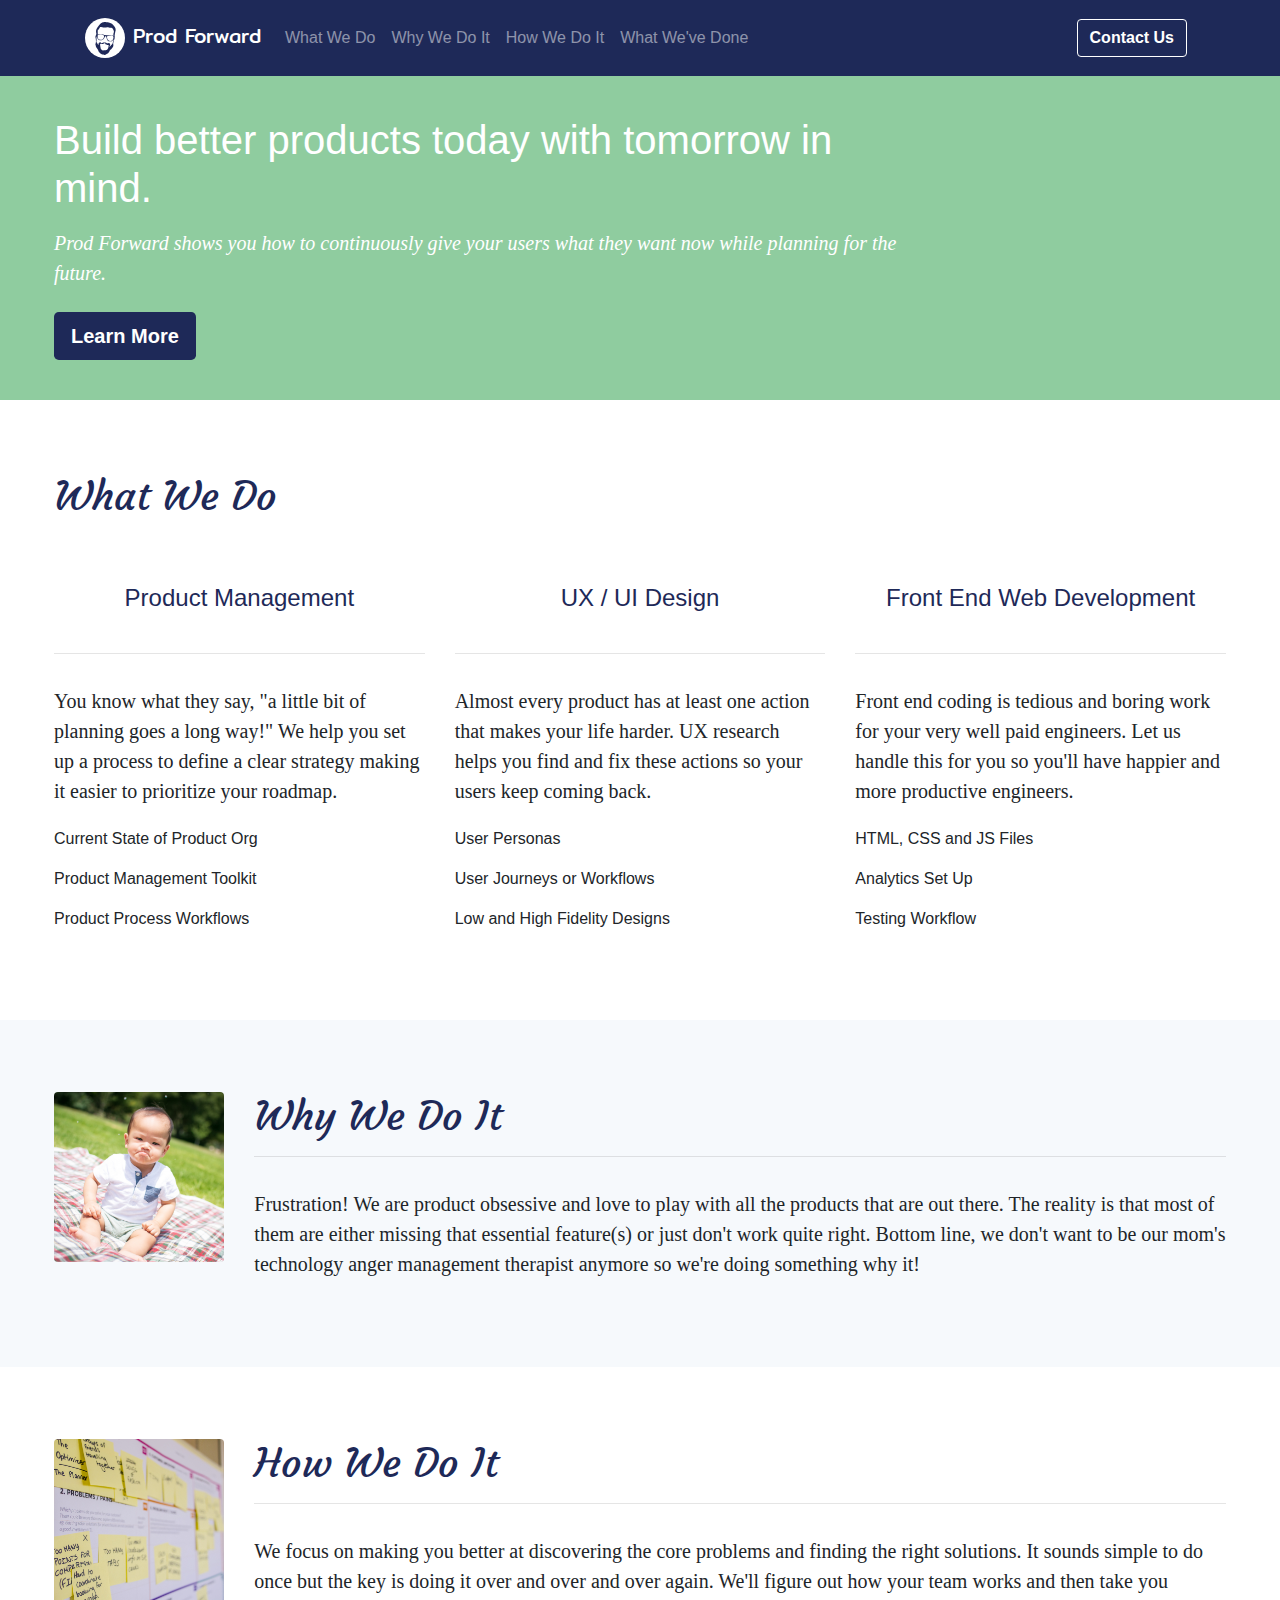
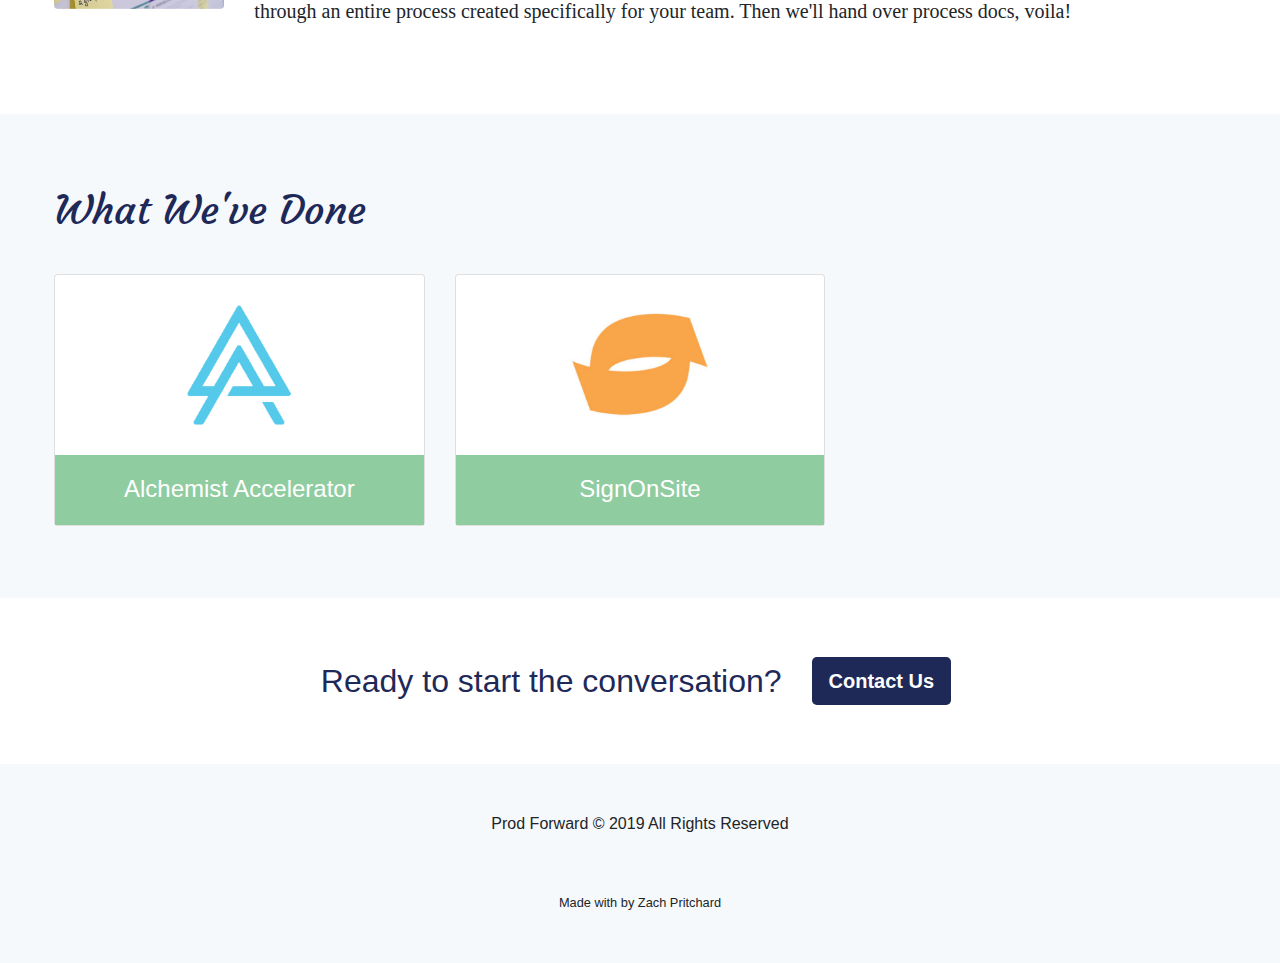
<file: index.html>
<!DOCTYPE html>
<html lang="en">
<head>
    <!-- Required meta tags -->
    <meta charset="UTF-8">
    <meta name="viewport" content="width=device-width, initial-scale=1.0, shrink-to-fit=no">
    <meta http-equiv="X-UA-Compatible" content="ie=edge">
    
    <!-- Stylesheets -->
    <link rel="stylesheet" href="https://stackpath.bootstrapcdn.com/bootstrap/4.3.1/css/bootstrap.min.css" integrity="sha384-ggOyR0iXCbMQv3Xipma34MD+dH/1fQ784/j6cY/iJTQUOhcWr7x9JvoRxT2MZw1T" crossorigin="anonymous">
    <link rel="stylesheet" href="https://use.fontawesome.com/releases/v5.8.1/css/all.css" integrity="sha384-50oBUHEmvpQ+1lW4y57PTFmhCaXp0ML5d60M1M7uH2+nqUivzIebhndOJK28anvf" crossorigin="anonymous">
    <link href="https://fonts.googleapis.com/css?family=Mitr|Courgette&display=swap" rel="stylesheet">
    <link rel="stylesheet" href="main.css">

    <!-- Favicon -->
    <link rel="shortcut icon" href="assets/favicon.ico" type="image/x-icon">
    <link rel="icon" href="assets/favicon.ico" type="image/x-icon">

    <!-- Primary Meta Tags -->
    <title>Prod Forward - Build better products today with tomorrow in mind.</title>
    <meta name="title" content="Prod Forward - Build better products today with tomorrow in mind.">
    <meta name="description" content="Prod Forward helps companies level up their products by showing them how to continuously give their users what they want now while planning for the future.">
    <meta name="keywords" content="Product, Product Management, Product Strategy, Product Planning, User Experience, UX, Web Design, Front End, Front End Web Development, Front End Coding">

    <!-- Open Graph / Facebook -->
    <meta property="og:type" content="website">
    <meta property="og:url" content="https://prodforward.com">
    <meta property="og:title" content="Prod Forward - Build better products today with tomorrow in mind.">
    <meta property="og:description" content="Prod Forward helps companies level up their products by showing them how to continuously give their users what they want now while planning for the future.">
    <meta property="og:image" content="assets/illustration_logo-circle.png">

    <!-- Twitter -->
    <meta property="twitter:card" content="summary_large_image">
    <meta property="twitter:url" content="https://prodforward.com">
    <meta property="twitter:title" content="Prod Forward - Build better products today with tomorrow in mind.">
    <meta property="twitter:description" content="Prod Forward helps companies level up their products by showing them how to continuously give their users what they want now while planning for the future.">
    <meta property="twitter:image" content="assets/illustration_logo-circle.png">

    <!-- Global site tag (gtag.js) - Google Analytics -->
    <script async src="https://www.googletagmanager.com/gtag/js?id=UA-145751495-1"></script>
    <script>
    window.dataLayer = window.dataLayer || [];
    function gtag(){dataLayer.push(arguments);}
    gtag('js', new Date());

    gtag('config', 'UA-145751495-1');
    </script>

</head>

<body data-spy="scroll" data-target="#navbar" data-offset="75" class="position-relative">

<!-- Nav Bar -->
<header class="fixed-top page-header">
    <div class="container">
        <nav id="navbar" class="navbar navbar-expand-lg navbar-dark">
            <a href="#home" class="navbar-brand brand-font"><img class='logo-image' src="assets/illustration_logo-circle.svg"> Prod Forward</a>
            <button class="navbar-toggler collapsed" type="button" data-toggle="collapse" data-target="#navbarNav" aria-controls="navbarNav" aria-expanded="false" aria-label="Toggle navigation">
                <span class="icon-bar top-bar"></span>
                <span class="icon-bar middle-bar"></span>
                <span class="icon-bar bottom-bar"></span>
            </button>
            <div class="collapse navbar-collapse justify-content-lg-between" id="navbarNav">
                <ul class="navbar-nav">
                    <li class="nav-item">
                        <a class="nav-link" href="#what">What We Do</a>
                    </li>
                    <li class="nav-item">
                        <a class="nav-link" href="#why">Why We Do It</a>
                    </li>
                    <li class="nav-item">
                        <a class="nav-link" href="#how">How We Do It</a>
                    </li>
                    <li class="nav-item">
                            <a class="nav-link" href="#done">What We've Done</a>
                        </li>
                </ul>
                <div class="align-middle">
                    <a class="btn btn-outline-primary text-darkblue mr-2 font-weight-bold" href="mailto:hello@prodforward.com" target="_blank" role="button">Contact Us</a>
                </div>
            </div>
        </nav>
    </div>
</header>

<main>

<!-- HERO -->

<section id="home" class="d-flex align-items-center position-relative cover hero">
    <div class="container-fluid container-fluid-max">
        <div class="row section-m section-p">
            <div class="col-12 col-lg-9">
                <h1 class="text-white">Build better products today with tomorrow in mind.</h1>
                <i class="text-white d-none d-sm-none d-md-block py-2">Prod Forward shows you how to continuously give your users what they want now while planning for the future.</i>
                <div class="mt-3">
                    <a class="btn btn-lg btn-darkblue mr-2 font-weight-bold" href="#what" role="button">Learn More</a>
                </div>
            </div>
        </div>
    </div>
</section>

<!-- What We Do -->
<section id="what" class="what">
    <div class="container-fluid container-fluid-max">
        <div class="row section-m section-p">
            <div class="col-12 pb-4">
                <h2 class="text-darkblue header-text">What We Do</h2>
            </div>
            <div class="col-12 col-lg-4">
                <div class="d-flex justify-content-center">
                    <span class="fa-stack fa-2x service-icon">
                        <i class="fas fa-circle fa-stack-2x text-darkblue"></i>
                        <i class="fas fa-project-diagram fa-stack-1x text-white"></i>
                    </span>
                </div>
                <div class="d-flex justify-content-center">
                    <h3 class="mt-3 text-darkblue h4">Product Management</h3>
                </div>
                <hr>
                <p>You know what they say, "a little bit of planning goes a long way!" We help you set up a process to define a clear strategy making it easier to prioritize your roadmap.</p>
                    
                <ul class="list-unstyled fa-ul">
                    <li class="pb-10"><span class="fa-li"><i class="fas fa-check icon-green"></i></span>Current State of Product Org</li>
                    <li class="pb-10"><span class="fa-li"><i class="fas fa-check icon-green"></i></span>Product Management Toolkit</li>
                    <li><span class="fa-li"><i class="fas fa-check icon-green"></i></span>Product Process Workflows</li>
                </ul>
            </div>
            <div class="col-12 col-lg-4 s-m-p">
                <div class="d-flex justify-content-center">
                    <span class="fa-stack fa-2x service-icon">
                        <i class="fas fa-circle fa-stack-2x text-darkblue"></i>
                        <i class="fas fa-palette fa-stack-1x text-white"></i>
                    </span>
                </div>
                <div class="d-flex justify-content-center">
                    <h3 class="mt-3 text-darkblue h4">UX / UI Design</h3>
                </div>
                <hr>
                <p>Almost every product has at least one action that makes your life harder. UX research helps you find and fix these actions so your users keep coming back.</p>
                    
                <ul class="list-unstyled fa-ul">
                    <li class="pb-10"><span class="fa-li"><i class="fas fa-check icon-green"></i></span>User Personas</li>
                    <li class="pb-10"><span class="fa-li"><i class="fas fa-check icon-green"></i></span>User Journeys or Workflows</li>
                    <li><span class="fa-li"><i class="fas fa-check icon-green"></i></span>Low and High Fidelity Designs</li>
                </ul>
            </div>
            <div class="col-12 col-lg-4 s-m-p">
                <div class="d-flex justify-content-center">
                    <span class="fa-stack fa-2x service-icon">
                        <i class="fas fa-circle fa-stack-2x text-darkblue"></i>
                        <i class="fas fa-code fa-stack-1x text-white"></i>
                    </span>
                </div>
                <div class="d-flex justify-content-center">
                    <h3 class="mt-3 text-darkblue h4">Front End Web Development</h3>
                </div>
                <hr>
                <p>Front end coding is tedious and boring work for your very well paid engineers. Let us handle this for you so you'll have happier and more productive engineers.</p>
                    
                <ul class="list-unstyled fa-ul">
                    <li class="pb-10"><span class="fa-li"><i class="fas fa-check icon-green"></i></span>HTML, CSS and JS Files</li>
                    <li class="pb-10"><span class="fa-li"><i class="fas fa-check icon-green"></i></span>Analytics Set Up</li>
                    <li><span class="fa-li"><i class="fas fa-check icon-green"></i></span>Testing Workflow</li>
                </ul>
            </div>
        </div>
    </div>
</section>

<!-- Why We Do It -->
<section id="why" class="why-how bg-lightblue">
    <div class="container-fluid container-fluid-max">
        <div class="row section-m section-p">
            <div class="col-12 col-xl-2 col-lg-3">
                <div class="section-pic rounded">
                    <img src="assets/grumpy-baby.jpg">
                </div>
            </div>
            <div class="col-12 col-xl-10 col-lg-9">
                <h2 class="text-darkblue header-text">Why We Do It</h2>
                <hr>
                <p>Frustration! We are product obsessive and love to play with all the products that are out there. The reality is that most of them are either missing that essential feature(s) or just don't work quite right. Bottom line, we don't want to be our mom's technology anger management therapist anymore so we're doing something why it!</p>
            </div>
        </div>
    </div> 
</section>

<!-- How We Do It  -->
<section id="how" class="why-how bg-white">
    <div class="container-fluid container-fluid-max">
        <div class="row section-m section-p">
            <div class="col-12 col-xl-2 col-lg-3">
                <div class="section-pic rounded">
                    <img src="assets/design-thinking-board.jpg">
                </div>
            </div>
            <div class="col-12 col-xl-10 col-lg-9">
                <h2 class="text-darkblue header-text">How We Do It</h2>
                <hr>
                <p>We focus on making you better at discovering the core problems and finding the right solutions. It sounds simple to do once but the key is doing it over and over and over again. We'll figure out how your team works and then take you through an entire process created specifically for your team. Then we'll hand over process docs, voila!</p>
            </div>
        </div> 
    </div>
</section>

<!-- What We've Done -->
<section id="done" class="bg-lightblue">
    <div class="container-fluid container-fluid-max">
        <div class="row section-m section-p">
            <div class="col-12">
                <h2 class="text-darkblue header-text">What We've Done</h2>
            </div>
            <div class="col-12 col-lg-4">
                <a href="alchemist.html">
                    <div class="card text-center">
                        <img class="card-img-top" src="assets/projects/alchemist-logo_only.png" alt="Alchemist Accelerator Logo">
                        <div class="card-body text-white">
                            <h4 class="card-title">Alchemist Accelerator</h4>
                        </div>
                    </div>
                </a>
            </div>
            <!-- <div class="col-12 col-lg-4">
                <a href="urbin.html">
                    <div class="card text-center">
                        <img class="card-img-top" src="assets/projects/urbin-logo.png" alt="urBin Storage Logo">
                        <div class="card-body text-white">
                            <h4 class="card-title">urBin Storage</h4>
                        </div>
                    </div>
                </a>
            </div> -->
            <div class="col-12 col-lg-4">
                <a href="signonsite.html">
                    <div class="card text-center">
                        <img class="card-img-top" src="assets/projects/signonsite-logo.png" alt="SignOnSite Logo">
                        <div class="card-body text-white">
                            <h4 class="card-title">SignOnSite</h4>
                        </div>
                    </div>
                </a>
            </div>
        </div> 
    </div>
</section>

<!-- Contact Us -->
<section id="request-quote" class="py-5 request-quote bg-white">
    <div class="container-fluid container-fluid-max">
        <div class="row justify-content-center">
            <div class="col-12 col-md-auto py-3 text-center">
                <h2 class="mb-0 text-darkblue">Ready to start the conversation?</h2>
            </div>
            <div class="col-12 col-md-auto d-flex justify-content-center align-items-center">
                <a class="btn btn-lg btn-darkblue mr-2 font-weight-bold" href="mailto:hello@prodforward.com" target="_blank" role="button">Contact Us</a>
            </div>
        </div>
    </div>
</section>
</main>

<!-- Footer -->
<footer class="py-5 page-footer bg-lightblue">
    <div class="container-fluid container-fluid-max">
        <div class="row">
            <div class="col-12 footer-child copyright">
                Prod Forward © 2019 All Rights Reserved
            </div>
            <div class="col-12 footer-child social-icons">
                <a href="https://www.facebook.com/prodforward" class="fab fa-facebook-f" target="_blank"></a>
                &nbsp;
                <a href="https://twitter.com/prodforward" class="fab fa-twitter" target="_blank"></a>
                &nbsp;
                <a href="https://www.linkedin.com/company/prodforward" class="fab fa-linkedin-in" target="_blank"></a>
                &nbsp;
                <a href="https://www.instagram.com/prodforward" class="fab fa-instagram" target="_blank"></a>
            </div>
            <div class="col-12 footer-child footer-links">
                <div>
                    <small>Made with <i class="fa fa-heart text-red"></i> by Zach Pritchard</small>
                </div>
            </div>
        </div>
    </div>

</footer>

    <!-- Optional JavaScript -->
    <!-- jQuery first, then Popper.js, then Bootstrap JS -->
    <script src="https://code.jquery.com/jquery-3.3.1.slim.min.js" integrity="sha384-q8i/X+965DzO0rT7abK41JStQIAqVgRVzpbzo5smXKp4YfRvH+8abtTE1Pi6jizo" crossorigin="anonymous"></script>
    <script src="https://cdnjs.cloudflare.com/ajax/libs/popper.js/1.14.7/umd/popper.min.js" integrity="sha384-UO2eT0CpHqdSJQ6hJty5KVphtPhzWj9WO1clHTMGa3JDZwrnQq4sF86dIHNDz0W1" crossorigin="anonymous"></script>
    <script src="https://stackpath.bootstrapcdn.com/bootstrap/4.3.1/js/bootstrap.min.js" integrity="sha384-JjSmVgyd0p3pXB1rRibZUAYoIIy6OrQ6VrjIEaFf/nJGzIxFDsf4x0xIM+B07jRM" crossorigin="anonymous"></script>
    <script src="main.js"></script>

</body>
</html>
</file>
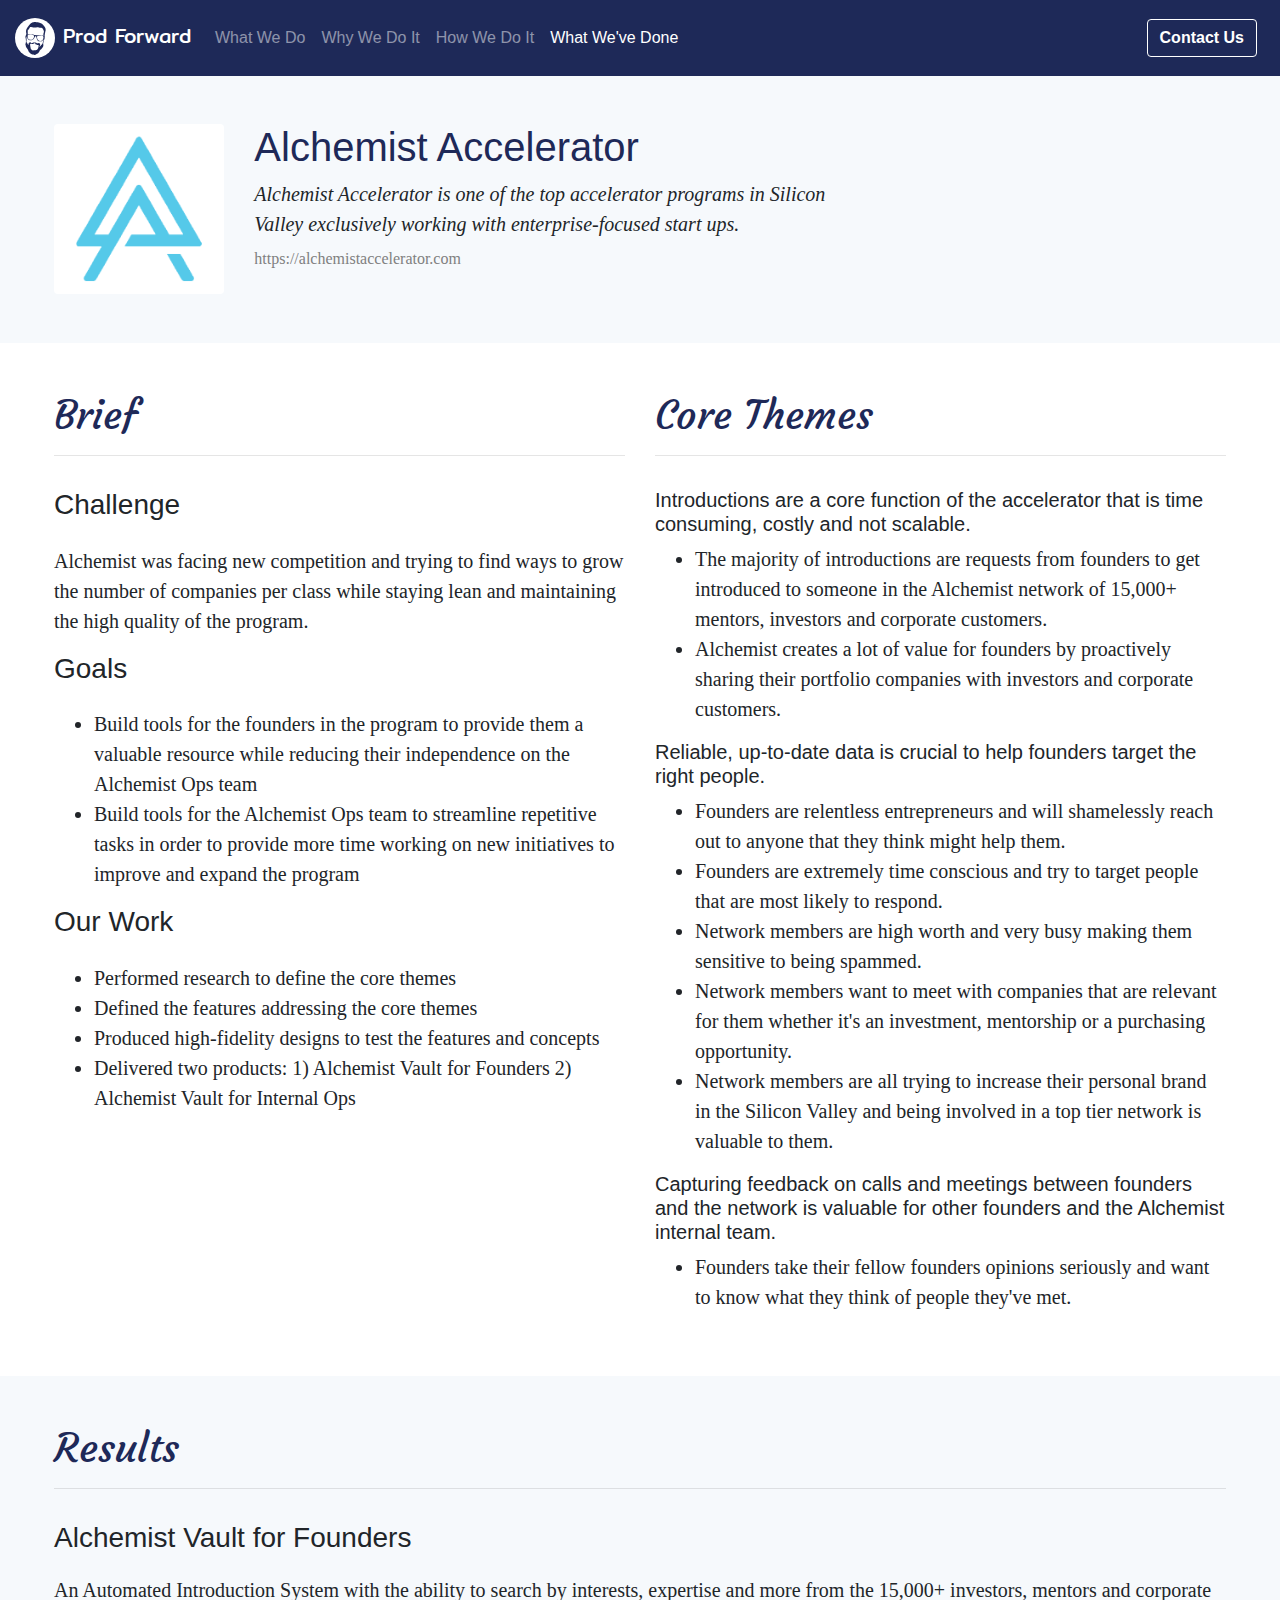
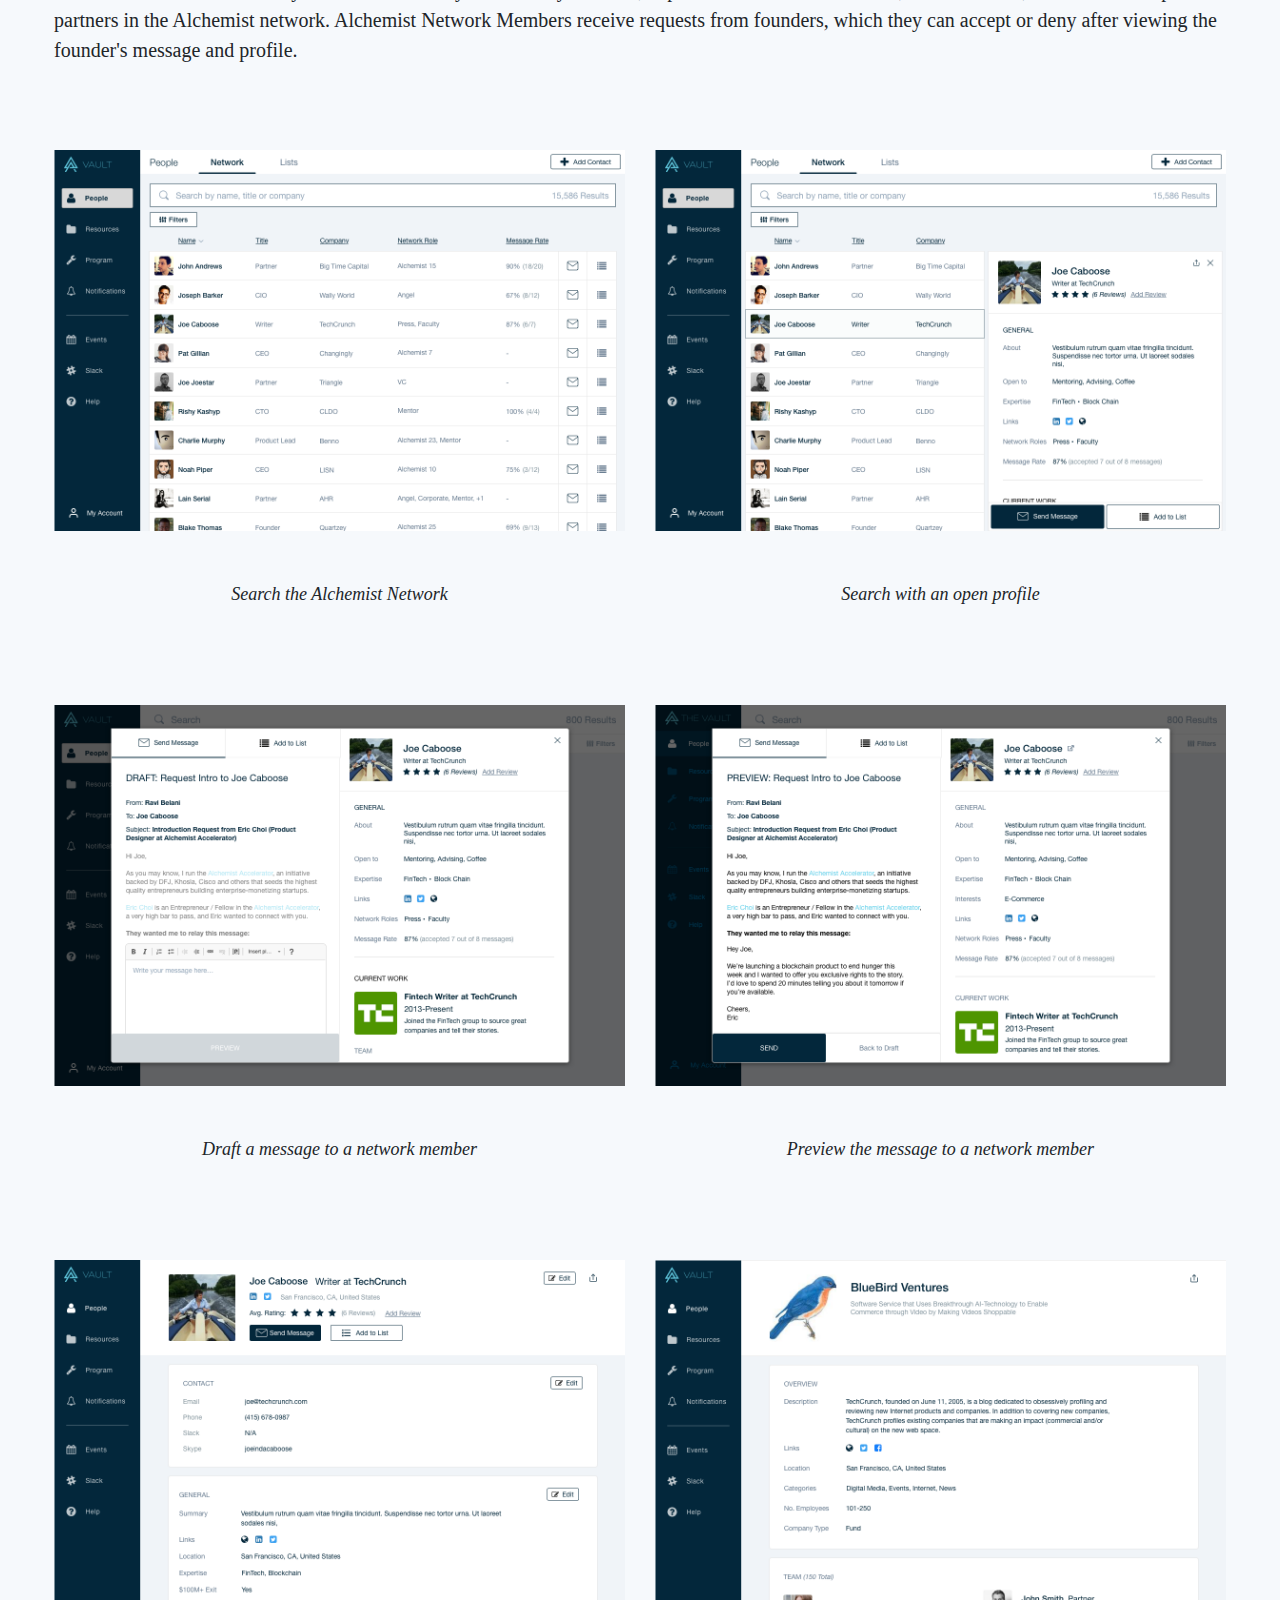
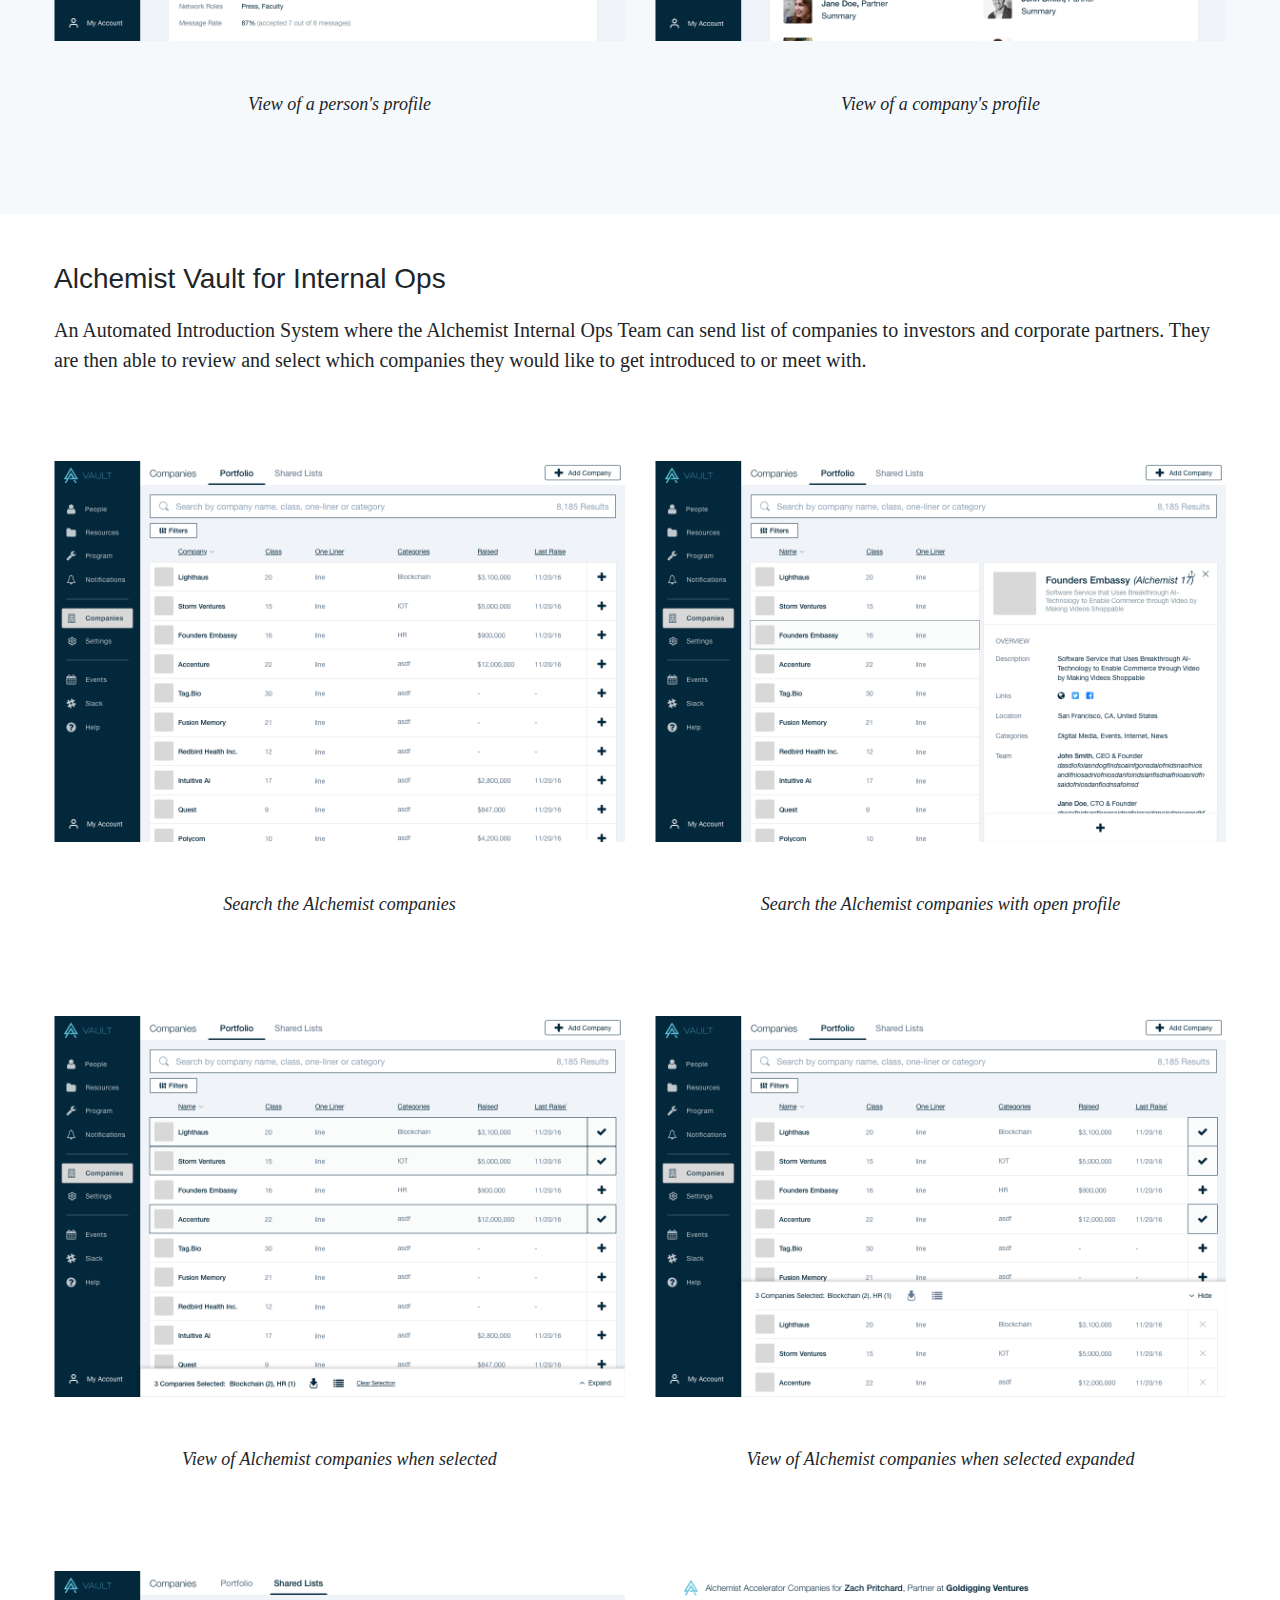
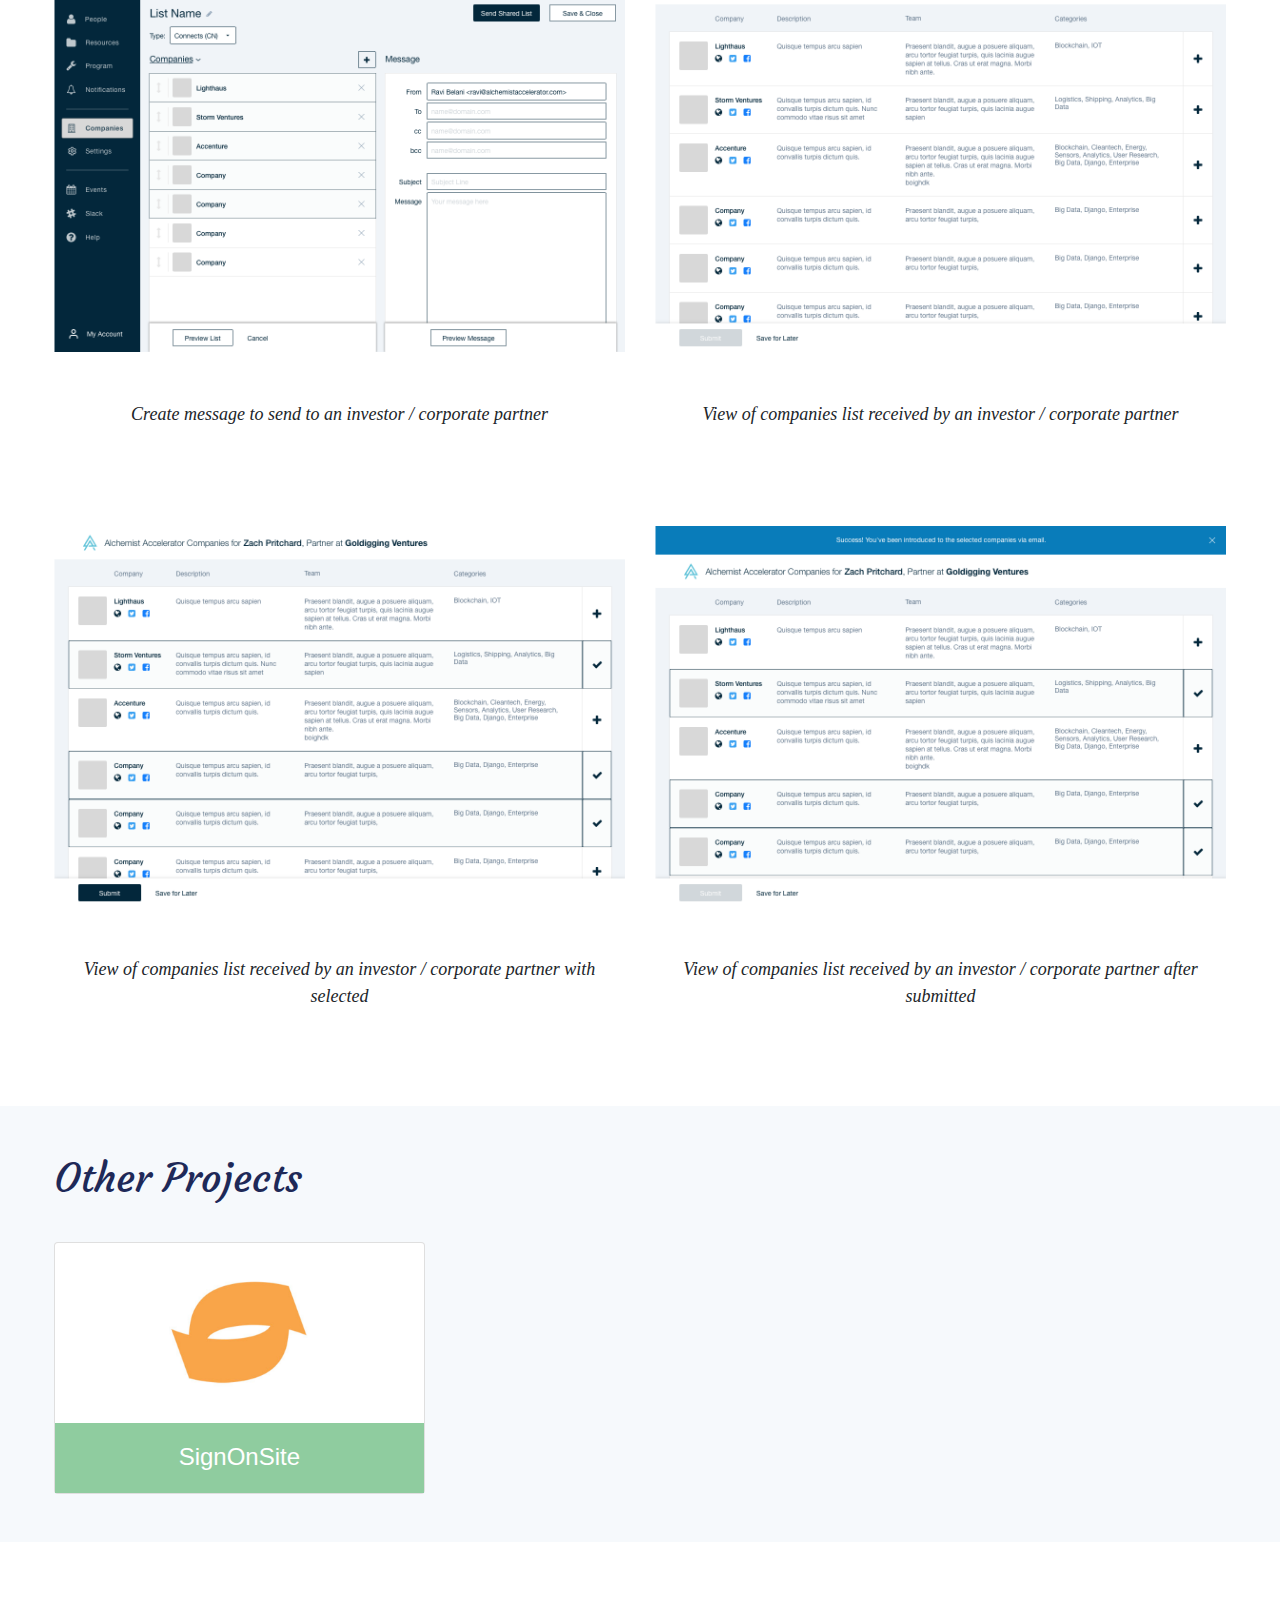
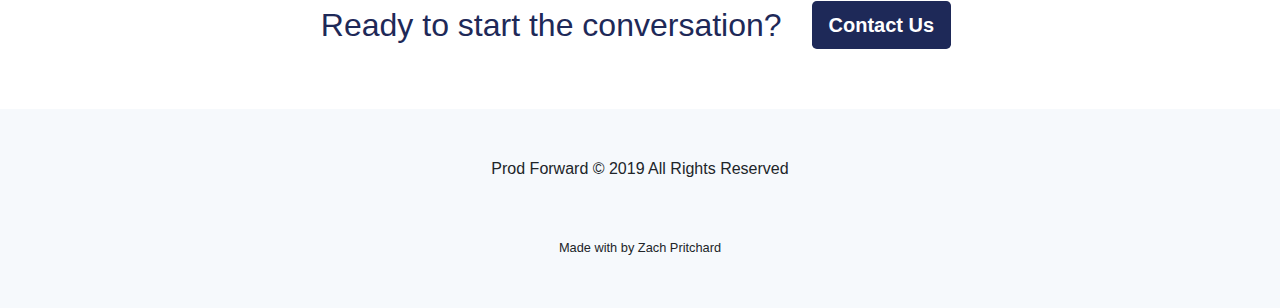
<file: alchemist.html>
<!DOCTYPE html>
<html lang="en">
<head>
    <!-- Required meta tags -->
    <meta charset="UTF-8">
    <meta name="viewport" content="width=device-width, initial-scale=1.0, shrink-to-fit=no">
    <meta http-equiv="X-UA-Compatible" content="ie=edge">
    
    <!-- Stylesheets -->
    <link rel="stylesheet" href="https://stackpath.bootstrapcdn.com/bootstrap/4.3.1/css/bootstrap.min.css" integrity="sha384-ggOyR0iXCbMQv3Xipma34MD+dH/1fQ784/j6cY/iJTQUOhcWr7x9JvoRxT2MZw1T" crossorigin="anonymous">
    <link rel="stylesheet" href="https://use.fontawesome.com/releases/v5.8.1/css/all.css" integrity="sha384-50oBUHEmvpQ+1lW4y57PTFmhCaXp0ML5d60M1M7uH2+nqUivzIebhndOJK28anvf" crossorigin="anonymous">
    <link href="https://fonts.googleapis.com/css?family=Mitr|Courgette&display=swap" rel="stylesheet">
    <link rel="stylesheet" href="portfolio.css">
    <link rel="stylesheet" href="main.css">

    <!-- Favicon -->
    <link rel="shortcut icon" href="assets/favicon.ico" type="image/x-icon">
    <link rel="icon" href="assets/favicon.ico" type="image/x-icon">

    <!-- Primary Meta Tags -->
    <title>Prod Forward - Build better products today with tomorrow in mind.</title>
    <meta name="title" content="Prod Forward - Build better products today with tomorrow in mind.">
    <meta name="description" content="Prod Forward helps companies level up their products by showing them how to continuously give their users what they want now while planning for the future.">
    <meta name="keywords" content="Product, Product Management, Product Strategy, Product Planning, User Experience, UX, Web Design, Front End, Front End Web Development, Front End Coding">

    <!-- Open Graph / Facebook -->
    <meta property="og:type" content="website">
    <meta property="og:url" content="https://prodforward.com">
    <meta property="og:title" content="Prod Forward - Build better products today with tomorrow in mind.">
    <meta property="og:description" content="Prod Forward helps companies level up their products by showing them how to continuously give their users what they want now while planning for the future.">
    <meta property="og:image" content="assets/illustration_logo-circle.png">

    <!-- Twitter -->
    <meta property="twitter:card" content="summary_large_image">
    <meta property="twitter:url" content="https://prodforward.com">
    <meta property="twitter:title" content="Prod Forward - Build better products today with tomorrow in mind.">
    <meta property="twitter:description" content="Prod Forward helps companies level up their products by showing them how to continuously give their users what they want now while planning for the future.">
    <meta property="twitter:image" content="assets/illustration_logo-circle.png">

</head>

<body data-spy="scroll" data-target="#navbar" data-offset="75" class="position-relative">

<!-- Nav Bar -->
<header class="fixed-top page-header">
    <div class="container-fluid container-fluid-max">
        <nav id="navbar" class="navbar navbar-expand-lg navbar-dark">
            <a href="index.html#home" class="navbar-brand brand-font"><img class='logo-image' src="assets/illustration_logo-circle.svg"> Prod Forward</a>
            <button class="navbar-toggler collapsed" type="button" data-toggle="collapse" data-target="#navbarNav" aria-controls="navbarNav" aria-expanded="false" aria-label="Toggle navigation">
                <span class="icon-bar top-bar"></span>
                <span class="icon-bar middle-bar"></span>
                <span class="icon-bar bottom-bar"></span>
            </button>
            <div class="collapse navbar-collapse justify-content-lg-between" id="navbarNav">
                <ul class="navbar-nav">
                    <li class="nav-item">
                        <a class="nav-link" href="index.html#what">What We Do</a>
                    </li>
                    <li class="nav-item">
                        <a class="nav-link" href="index.html#why">Why We Do It</a>
                    </li>
                    <li class="nav-item">
                        <a class="nav-link" href="index.html#how">How We Do It</a>
                    </li>
                    <li class="nav-item">
                        <a class="nav-link active" href="index.html#done">What We've Done</a>
                    </li>
                </ul>
                <div class="align-middle">
                    <a class="btn btn-outline-primary text-darkblue mr-2 font-weight-bold" href="mailto:hello@prodforward.com" target="_blank" role="button">Contact Us</a>
                </div>
            </div>
        </nav>
    </div>
</header>

<main>

<!-- PROJECT HEADER -->
<section id="alchemist" class="bg-lightblue">
    <div class="container-fluid container-fluid-max">
        <div class="row d-flex align-items-center portfolio-header portfolio-p portfolio-m">
            <div class="col-12 col-xl-2 col-lg-3">
                <div class="portfolio-pic rounded">
                    <img src="assets/projects/alchemist-logo_only.png">
                </div>
            </div>
            <div class="col-12 col-xl-6 col-lg-5 mobile-padding">
                <h1 class="text-darkblue">Alchemist Accelerator</h1>
                <i>Alchemist Accelerator is one of the top accelerator programs in Silicon Valley exclusively working with enterprise-focused start ups.</i>
                <p><a href="https://alchemistaccelerator.com/">https://alchemistaccelerator.com</a></p>
            </div>
        </div>
    </div> 
</section>


<!-- BRIEF & FINDINGS  -->
<section id="brief-findings" class="brief-findings bg-white">
    <div class="container-fluid container-fluid-max">
        <div class="row portfolio-p portfolio-m">
            <div class="col-12 col-lg-6">
                <h2 class="text-darkblue header-text">Brief</h2>
                <hr>
                <h3>Challenge</h3>
                <p>Alchemist was facing new competition and trying to find ways to grow the number of companies per class while staying lean and maintaining the high quality of the program.</p>
                <h3>Goals</h3>
                <ul>
                    <li>Build tools for the founders in the program to provide them a valuable resource while reducing their independence on the Alchemist Ops team</li>
                    <li>Build tools for the Alchemist Ops team to streamline repetitive tasks in order to provide more time working on new initiatives to improve and expand the program</li>
                </ul>
                <h3>Our Work</h3>
                <ul>
                    <li>Performed research to define the core themes</li>
                    <li>Defined the features addressing the core themes</li>
                    <li>Produced high-fidelity designs to test the features and concepts</li>
                    <li>Delivered two products: 1) Alchemist Vault for Founders 2) Alchemist Vault for Internal Ops</li>
                </ul>
            </div>
            <div class="col-12 col-lg-6">
                <h2 class="text-darkblue header-text">Core Themes</h2>
                <hr>
                <h5>Introductions are a core function of the accelerator that is time consuming, costly and not scalable.</h5>
                <ul>
                    <li>The majority of introductions are requests from founders to get introduced to someone in the Alchemist network of 15,000+ mentors, investors and corporate customers.</li>
                    <li>Alchemist creates a lot of value for founders by proactively sharing their portfolio companies with investors and corporate customers.</li>
                </ul>
                <h5>Reliable, up-to-date data is crucial to help founders target the right people.</h5>
                <ul>
                    <li>Founders are relentless entrepreneurs and will shamelessly reach out to anyone that they think might help them.</li>
                    <li>Founders are extremely time conscious and try to target people that are most likely to respond.</li>
                    <li>Network members are high worth and very busy making them sensitive to being spammed.</li>
                    <li>Network members want to meet with companies that are relevant for them whether it's an investment, mentorship or a purchasing opportunity.</li>
                    <li>Network members are all trying to increase their personal brand in the Silicon Valley and being involved in a top tier network is valuable to them.</li>
                </ul>
                <h5>Capturing feedback on calls and meetings between founders and the network is valuable for other founders and the Alchemist internal team.</h5>
                <ul>
                    <li>Founders take their fellow founders opinions seriously and want to know what they think of people they've met.</li>
            </div>
        </div> 
    </div>
</section>

<!-- RESULTS  -->
<section id="results" class="results">
    <div class="container-fluid container-fluid-max bg-lightblue">
        <div class="row portfolio-p portfolio-m">
            <div class="col-12">
                <h2 class="text-darkblue header-text">Results</h2>
                <hr>
            </div>
            <!-- Vault for Founders -->
            <div id="vf" class="col-12">
                <h3>Alchemist Vault for Founders</h3>
                <p>An Automated Introduction System with the ability to search by interests, expertise and more from the 15,000+ investors, mentors and corporate partners in the Alchemist network. Alchemist Network Members receive requests from founders, which they can accept or deny after viewing the founder's message and profile.</p>
            </div>
            <div class="col-12 col-lg-6 text-center pb-5">
                <div class="results-pic rounded">
                    <img src="assets/projects/alchemist/vault-people_view.png">
                </div>
                <i class="screen-cap">Search the Alchemist Network</i>
            </div>
            <div class="col-12 col-lg-6 text-center pb-5">
                <div class="results-pic rounded">
                    <img src="assets/projects/alchemist/vault-people_view-open_profile.png">
                </div>
                <i class="screen-cap">Search with an open profile</i>
            </div>
            <div class="col-12 col-lg-6 text-center pb-5">
                <div class="results-pic rounded">
                    <img src="assets/projects/alchemist/vault-message-draft.png">
                </div>
                <i class="screen-cap">Draft a message to a network member </i>
            </div>
            <div class="col-12 col-lg-6 text-center pb-5">
                <div class="results-pic rounded">
                    <img src="assets/projects/alchemist/vault-message-preview.png">
                </div>
                <i class="screen-cap">Preview the message to a network member</i>
            </div>
            <div class="col-12 col-lg-6 text-center pb-5">
                <div class="results-pic rounded">
                    <img src="assets/projects/alchemist/vault-person_profile.png">
                </div>
                <i class="screen-cap">View of a person's profile</i>
            </div>
            <div class="col-12 col-lg-6 text-center pb-5">
                <div class="results-pic rounded">
                    <img src="assets/projects/alchemist/vault-company_profile.png">
                </div>
                <i class="screen-cap">View of a company's profile</i>
            </div>
        </div>
    </div>
            
    <!-- Vault for Ops Team -->
    <div class="container-fluid container-fluid-max bg-white">
        <div class="row portfolio-p portfolio-m">
            <div id="vo" class="col-12">
                <h3>Alchemist Vault for Internal Ops</h3>
                <p>An Automated Introduction System where the Alchemist Internal Ops Team can send list of companies to investors and corporate partners. They are then able to review and select which companies they would like to get introduced to or meet with.</p>
            </div>
            <div class="col-12 col-lg-6 text-center pb-5">
                <div class="results-pic rounded">
                    <img src="assets/projects/alchemist/vault-companies_view.png">
                </div>
                <i class="screen-cap">Search the Alchemist companies</i>
            </div>
            <div class="col-12 col-lg-6 text-center pb-5">
                <div class="results-pic rounded">
                    <img src="assets/projects/alchemist/vault-companies_view-open_profile.png">
                </div>
                <i class="screen-cap">Search the Alchemist companies with open profile</i>
            </div>
            <div class="col-12 col-lg-6 text-center pb-5">
                <div class="results-pic rounded">
                    <img src="assets/projects/alchemist/vault-companies_view-companies_selected.png">
                </div>
                <i class="screen-cap">View of Alchemist companies when selected</i>
            </div>
            <div class="col-12 col-lg-6 text-center pb-5">
                <div class="results-pic rounded">
                    <img src="assets/projects/alchemist/vault-companies_view-companies_selected-expanded.png">
                </div>
                <i class="screen-cap">View of Alchemist companies when selected expanded</i>
            </div>
            <div class="col-12 col-lg-6 text-center pb-5">
                <div class="results-pic rounded">
                    <img src="assets/projects/alchemist/vault-companies_view-send_list.png">
                </div>
                <i class="screen-cap">Create message to send to an investor / corporate partner</i>
            </div>
            <div class="col-12 col-lg-6 text-center pb-5">
                <div class="results-pic rounded">
                    <img src="assets/projects/alchemist/vault-companies_list.png">
                </div>
                <i class="screen-cap">View of companies list received by an investor / corporate partner</i>
            </div>
            <div class="col-12 col-lg-6 text-center pb-5">
                <div class="results-pic rounded">
                    <img src="assets/projects/alchemist/vault-companies_list-selected.png">
                </div>
                <i class="screen-cap">View of companies list received by an investor / corporate partner with selected</i>
            </div>
            <div class="col-12 col-lg-6 text-center pb-5">
                <div class="results-pic rounded">
                    <img src="assets/projects/alchemist/vault-companies_list-submitted.png">
                </div>
                <i class="screen-cap">View of companies list received by an investor / corporate partner after submitted</i>
            </div>
        </div> 
    </div>
</section>



<!-- OTHER PROJECTS -->
<section id="done" class="bg-lightblue">
    <div class="container-fluid container-fluid-max">
        <div class="row portfolio-p portfolio-m">
            <div class="col-12">
                <h2 class="text-darkblue header-text">Other Projects</h2>
            </div>
            <!-- <div class="col-12 col-lg-4">
                <a href="urbin.html">
                    <div class="card text-center">
                        <img class="card-img-top" src="assets/projects/urbin-logo.png" alt="urBin Storage Logo">
                        <div class="card-body text-white">
                            <h4 class="card-title">urBin Storage</h4>
                        </div>
                    </div>
                </a>
            </div> -->
            <div class="col-12 col-lg-4">
                <a href="signonsite.html">
                    <div class="card text-center">
                        <img class="card-img-top" src="assets/projects/signonsite-logo.png" alt="SignOnSite Logo">
                        <div class="card-body text-white">
                            <h4 class="card-title">SignOnSite</h4>
                        </div>
                    </div>
                </a>
            </div>
        </div> 
    </div>
</section>

<!-- Contact Us -->
<section id="request-quote" class="py-5 request-quote bg-white">
    <div class="container-fluid container-fluid-max">
        <div class="row justify-content-center">
            <div class="col-12 col-md-auto py-3 text-center">
                <h2 class="mb-0 text-darkblue">Ready to start the conversation?</h2>
            </div>
            <div class="col-12 col-md-auto d-flex justify-content-center align-items-center">
                <a class="btn btn-lg btn-darkblue mr-2 font-weight-bold" href="mailto:hello@prodforward.com" target="_blank" role="button">Contact Us</a>
            </div>
        </div>
    </div>
</section>
</main>

<!-- Footer -->
<footer class="py-5 page-footer bg-lightblue">
    <div class="container-fluid container-fluid-max">
        <div class="row">
            <div class="col-12 footer-child copyright">
                Prod Forward © 2019 All Rights Reserved
            </div>
            <div class="col-12 footer-child social-icons">
                <a href="https://www.facebook.com/prodforward/" class="fab fa-facebook-f" target="_blank"></a>
                &nbsp;
                <a href="https://twitter.com/prodforward" class="fab fa-twitter" target="_blank"></a>
                &nbsp;
                <a href="https://www.linkedin.com/company/prodforward" class="fab fa-linkedin-in" target="_blank"></a>
                &nbsp;
                <a href="https://www.instagram.com/prod_forward" class="fab fa-instagram" target="_blank"></a>
            </div>
            <div class="col-12 footer-child footer-links">
                <div>
                    <small>Made with <i class="fa fa-heart text-red"></i> by Zach Pritchard</small>
                </div>
            </div>
        </div>
    </div>

</footer>

    <!-- Optional JavaScript -->
    <!-- jQuery first, then Popper.js, then Bootstrap JS -->
    <script src="https://code.jquery.com/jquery-3.3.1.slim.min.js" integrity="sha384-q8i/X+965DzO0rT7abK41JStQIAqVgRVzpbzo5smXKp4YfRvH+8abtTE1Pi6jizo" crossorigin="anonymous"></script>
    <script src="https://cdnjs.cloudflare.com/ajax/libs/popper.js/1.14.7/umd/popper.min.js" integrity="sha384-UO2eT0CpHqdSJQ6hJty5KVphtPhzWj9WO1clHTMGa3JDZwrnQq4sF86dIHNDz0W1" crossorigin="anonymous"></script>
    <script src="https://stackpath.bootstrapcdn.com/bootstrap/4.3.1/js/bootstrap.min.js" integrity="sha384-JjSmVgyd0p3pXB1rRibZUAYoIIy6OrQ6VrjIEaFf/nJGzIxFDsf4x0xIM+B07jRM" crossorigin="anonymous"></script>
    <script src="main.js"></script>

</body>
</html>
</file>
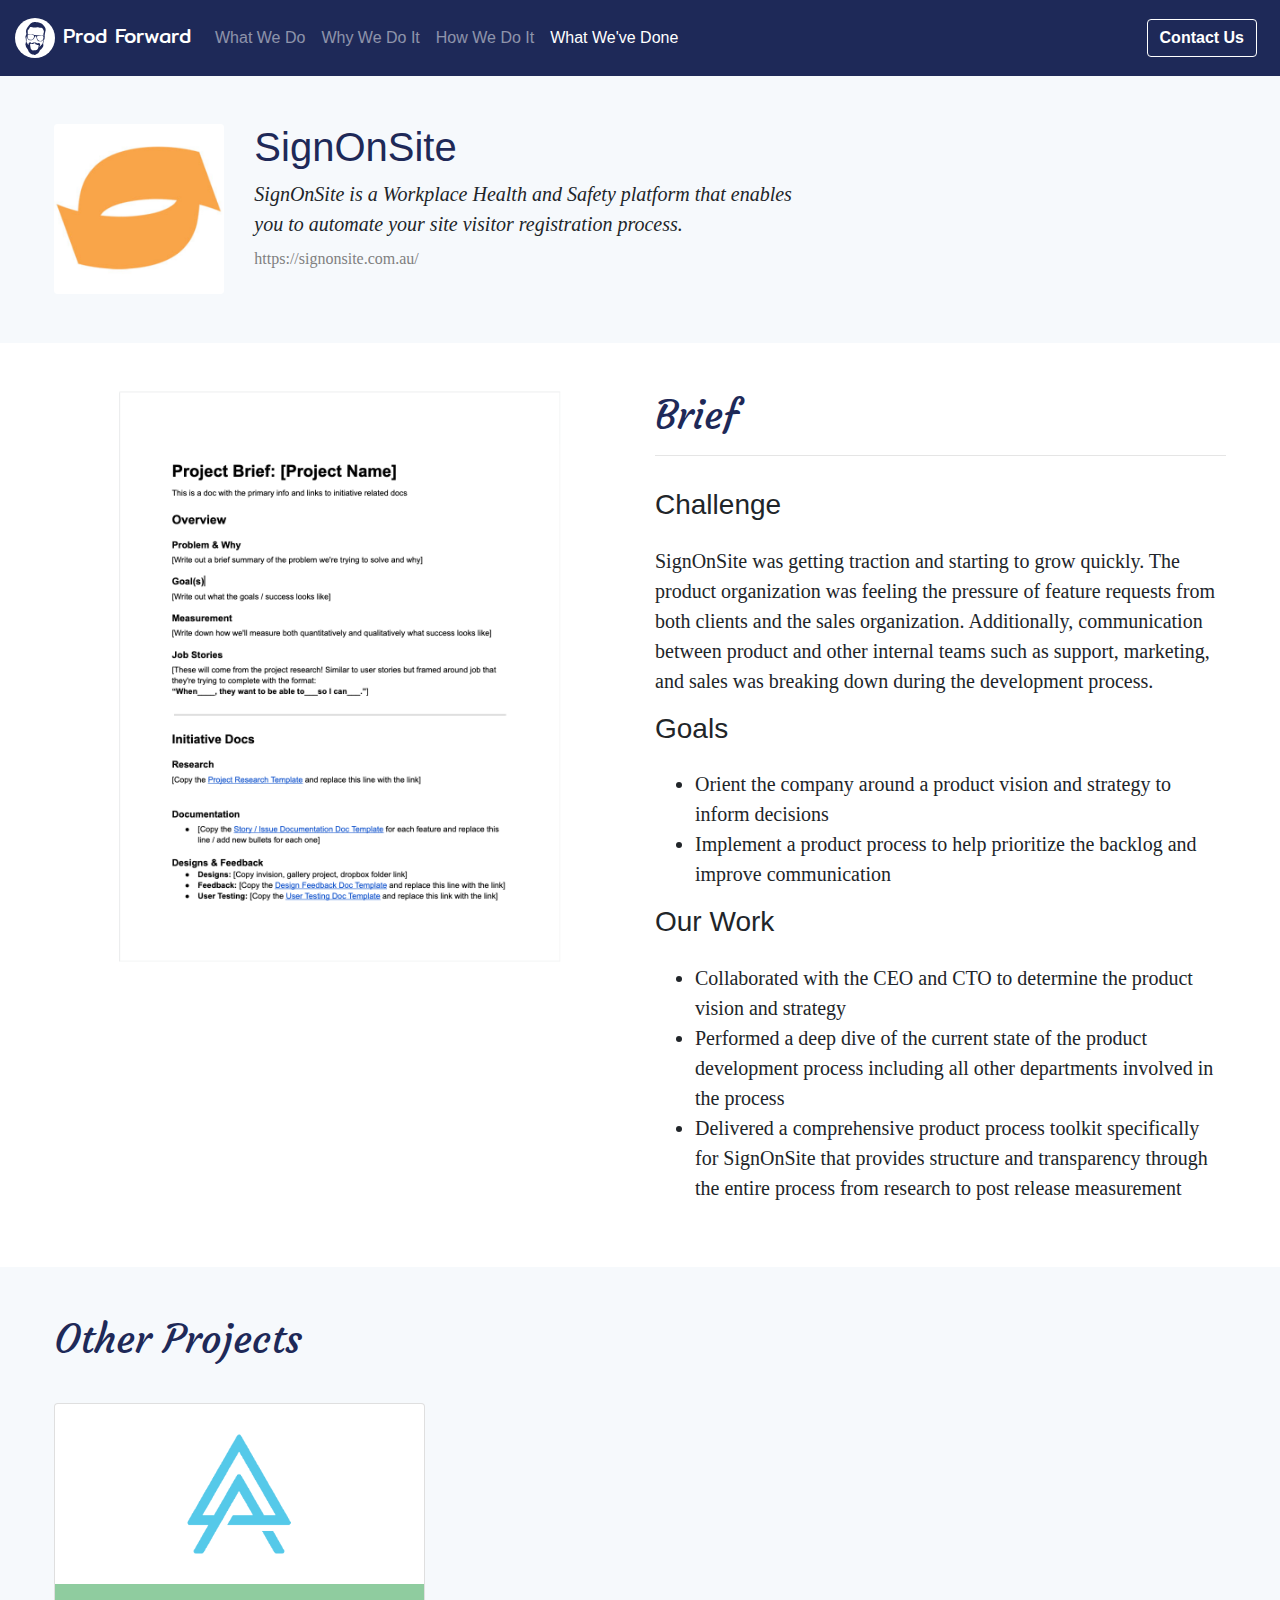
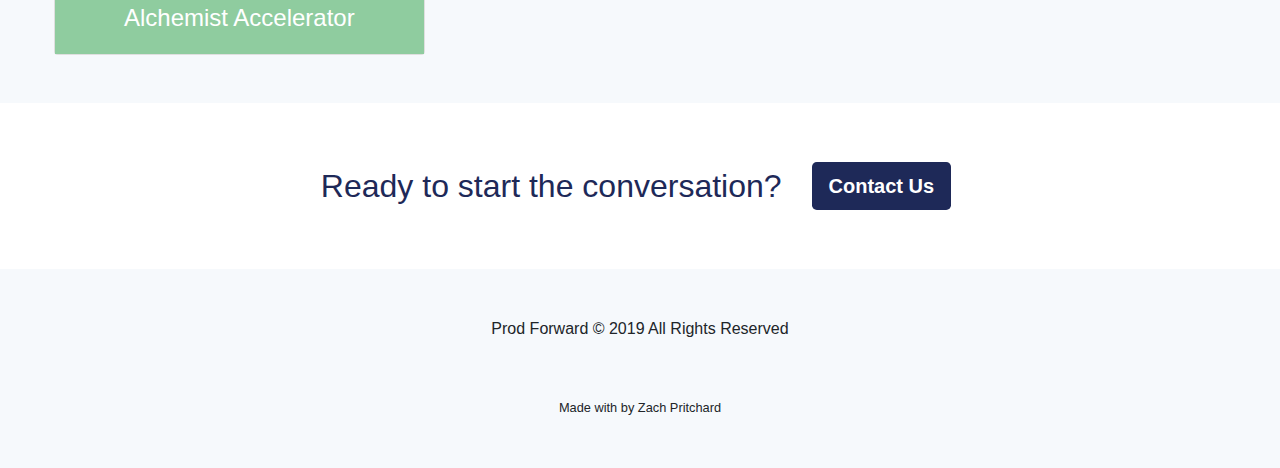
<file: signonsite.html>
<!DOCTYPE html>
<html lang="en">
<head>
    <!-- Required meta tags -->
    <meta charset="UTF-8">
    <meta name="viewport" content="width=device-width, initial-scale=1.0, shrink-to-fit=no">
    <meta http-equiv="X-UA-Compatible" content="ie=edge">
    
    <!-- Stylesheets -->
    <link rel="stylesheet" href="https://stackpath.bootstrapcdn.com/bootstrap/4.3.1/css/bootstrap.min.css" integrity="sha384-ggOyR0iXCbMQv3Xipma34MD+dH/1fQ784/j6cY/iJTQUOhcWr7x9JvoRxT2MZw1T" crossorigin="anonymous">
    <link rel="stylesheet" href="https://use.fontawesome.com/releases/v5.8.1/css/all.css" integrity="sha384-50oBUHEmvpQ+1lW4y57PTFmhCaXp0ML5d60M1M7uH2+nqUivzIebhndOJK28anvf" crossorigin="anonymous">
    <link href="https://fonts.googleapis.com/css?family=Mitr|Courgette&display=swap" rel="stylesheet">
    <link rel="stylesheet" href="portfolio.css">
    <link rel="stylesheet" href="main.css">

    <!-- Favicon -->
    <link rel="shortcut icon" href="assets/favicon.ico" type="image/x-icon">
    <link rel="icon" href="assets/favicon.ico" type="image/x-icon">

    <!-- Primary Meta Tags -->
    <title>Prod Forward - Build better products today with tomorrow in mind.</title>
    <meta name="title" content="Prod Forward - Build better products today with tomorrow in mind.">
    <meta name="description" content="Prod Forward helps companies level up their products by showing them how to continuously give their users what they want now while planning for the future.">
    <meta name="keywords" content="Product, Product Management, Product Strategy, Product Planning, User Experience, UX, Web Design, Front End, Front End Web Development, Front End Coding">

    <!-- Open Graph / Facebook -->
    <meta property="og:type" content="website">
    <meta property="og:url" content="https://prodforward.com">
    <meta property="og:title" content="Prod Forward - Build better products today with tomorrow in mind.">
    <meta property="og:description" content="Prod Forward helps companies level up their products by showing them how to continuously give their users what they want now while planning for the future.">
    <meta property="og:image" content="assets/illustration_logo-circle.png">

    <!-- Twitter -->
    <meta property="twitter:card" content="summary_large_image">
    <meta property="twitter:url" content="https://prodforward.com">
    <meta property="twitter:title" content="Prod Forward - Build better products today with tomorrow in mind.">
    <meta property="twitter:description" content="Prod Forward helps companies level up their products by showing them how to continuously give their users what they want now while planning for the future.">
    <meta property="twitter:image" content="assets/illustration_logo-circle.png">

</head>

<body data-spy="scroll" data-target="#navbar" data-offset="75" class="position-relative">

<!-- Nav Bar -->
<header class="fixed-top page-header">
    <div class="container-fluid container-fluid-max">
        <nav id="navbar" class="navbar navbar-expand-lg navbar-dark">
            <a href="index.html#home" class="navbar-brand brand-font"><img class='logo-image' src="assets/illustration_logo-circle.svg"> Prod Forward</a>
            <button class="navbar-toggler collapsed" type="button" data-toggle="collapse" data-target="#navbarNav" aria-controls="navbarNav" aria-expanded="false" aria-label="Toggle navigation">
                <span class="icon-bar top-bar"></span>
                <span class="icon-bar middle-bar"></span>
                <span class="icon-bar bottom-bar"></span>
            </button>
            <div class="collapse navbar-collapse justify-content-lg-between" id="navbarNav">
                <ul class="navbar-nav">
                    <li class="nav-item">
                        <a class="nav-link" href="index.html#what">What We Do</a>
                    </li>
                    <li class="nav-item">
                        <a class="nav-link" href="index.html#why">Why We Do It</a>
                    </li>
                    <li class="nav-item">
                        <a class="nav-link" href="index.html#how">How We Do It</a>
                    </li>
                    <li class="nav-item">
                        <a class="nav-link active" href="index.html#done">What We've Done</a>
                    </li>
                </ul>
                <div class="align-middle">
                    <a class="btn btn-outline-primary text-darkblue mr-2 font-weight-bold" href="mailto:hello@prodforward.com" target="_blank" role="button">Contact Us</a>
                </div>
            </div>
        </nav>
    </div>
</header>

<main>

<!-- PROJECT HEADER -->
<section id="alchemist" class="bg-lightblue">
    <div class="container-fluid container-fluid-max">
        <div class="row d-flex align-items-center portfolio-header portfolio-p portfolio-m">
            <div class="col-12 col-xl-2 col-lg-3">
                <div class="portfolio-pic rounded">
                    <img src="assets/projects/signonsite-logo.png">
                </div>
            </div>
            <div class="col-12 col-xl-6 col-lg-5">
                <h1 class="text-darkblue">SignOnSite</h1>
                <i>SignOnSite is a Workplace Health and Safety platform that enables you to automate your site visitor registration process.</i>
                <p><a href="https://signonsite.com.au/">https://signonsite.com.au/</a></p>
            </div>
        </div>
    </div> 
</section>


<!-- BRIEF & FINDINGS  -->
<section id="brief-findings" class="brief-findings bg-white">
    <div class="container-fluid container-fluid-max">
        <div class="row portfolio-p portfolio-m">
            <div class="col-12 col-lg-6">
                <div class="project-doc rounded">
                    <img src="assets/projects/signonsite/project_brief-signonsite.png">
                </div>    
            </div>
            <div class="col-12 col-lg-6">
                <h2 class="text-darkblue header-text">Brief</h2>
                <hr>
                <h3>Challenge</h3>
                <p>SignOnSite was getting traction and starting to grow quickly. The product organization was feeling the pressure of feature requests from both clients and the sales organization. Additionally, communication between product and other internal teams such as support, marketing, and sales was breaking down during the development process.</p>
                <h3>Goals</h3>
                <ul>
                    <li>Orient the company around a product vision and strategy to inform decisions</li>
                    <li>Implement a product process to help prioritize the backlog and improve communication</li>
                </ul>
                <h3>Our Work</h3>
                <ul>
                    <li>Collaborated with the CEO and CTO to determine the product vision and strategy</li>
                    <li>Performed a deep dive of the current state of the product development process including all other departments involved in the process</li>
                    <li>Delivered a comprehensive product process toolkit specifically for SignOnSite that provides structure and transparency through the entire process from research to post release measurement</li>
                </ul>
            </div>
        </div> 
    </div>
</section>



<!-- OTHER PROJECTS -->
<section id="done" class="bg-lightblue">
    <div class="container-fluid container-fluid-max">
        <div class="row portfolio-p portfolio-m">
            <div class="col-12">
                <h2 class="text-darkblue header-text">Other Projects</h2>
            </div>
            <div class="col-12 col-lg-4">
                    <a href="alchemist.html">
                        <div class="card text-center">
                            <img class="card-img-top" src="assets/projects/alchemist-logo_only.png" alt="Alchemist Accelerator Logo">
                            <div class="card-body text-white">
                                <h4 class="card-title">Alchemist Accelerator</h4>
                            </div>
                        </div>
                    </a>
                </div>
            <!-- <div class="col-12 col-lg-4">
                <a href="urbin.html">
                    <div class="card text-center">
                        <img class="card-img-top" src="assets/projects/urbin-logo.png" alt="urBin Storage Logo">
                        <div class="card-body text-white">
                            <h4 class="card-title">urBin Storage</h4>
                        </div>
                    </div>
                </a>
            </div> -->
        </div> 
    </div>
</section>

<!-- Contact Us -->
<section id="request-quote" class="py-5 request-quote bg-white">
    <div class="container-fluid container-fluid-max">
        <div class="row justify-content-center">
            <div class="col-12 col-md-auto py-3 text-center">
                <h2 class="mb-0 text-darkblue">Ready to start the conversation?</h2>
            </div>
            <div class="col-12 col-md-auto d-flex justify-content-center align-items-center">
                <a class="btn btn-lg btn-darkblue mr-2 font-weight-bold" href="mailto:hello@prodforward.com" target="_blank" role="button">Contact Us</a>
            </div>
        </div>
    </div>
</section>
</main>

<!-- Footer -->
<footer class="py-5 page-footer bg-lightblue">
    <div class="container-fluid container-fluid-max">
        <div class="row">
            <div class="col-12 footer-child copyright">
                Prod Forward © 2019 All Rights Reserved
            </div>
            <div class="col-12 footer-child social-icons">
                <a href="https://www.facebook.com/prodforward/" class="fab fa-facebook-f" target="_blank"></a>
                &nbsp;
                <a href="https://twitter.com/prodforward" class="fab fa-twitter" target="_blank"></a>
                &nbsp;
                <a href="https://www.linkedin.com/company/prodforward" class="fab fa-linkedin-in" target="_blank"></a>
                &nbsp;
                <a href="https://www.instagram.com/prod_forward" class="fab fa-instagram" target="_blank"></a>
            </div>
            <div class="col-12 footer-child footer-links">
                <div>
                    <small>Made with <i class="fa fa-heart text-red"></i> by Zach Pritchard</small>
                </div>
            </div>
        </div>
    </div>

</footer>

    <!-- Optional JavaScript -->
    <!-- jQuery first, then Popper.js, then Bootstrap JS -->
    <script src="https://code.jquery.com/jquery-3.3.1.slim.min.js" integrity="sha384-q8i/X+965DzO0rT7abK41JStQIAqVgRVzpbzo5smXKp4YfRvH+8abtTE1Pi6jizo" crossorigin="anonymous"></script>
    <script src="https://cdnjs.cloudflare.com/ajax/libs/popper.js/1.14.7/umd/popper.min.js" integrity="sha384-UO2eT0CpHqdSJQ6hJty5KVphtPhzWj9WO1clHTMGa3JDZwrnQq4sF86dIHNDz0W1" crossorigin="anonymous"></script>
    <script src="https://stackpath.bootstrapcdn.com/bootstrap/4.3.1/js/bootstrap.min.js" integrity="sha384-JjSmVgyd0p3pXB1rRibZUAYoIIy6OrQ6VrjIEaFf/nJGzIxFDsf4x0xIM+B07jRM" crossorigin="anonymous"></script>
    <script src="main.js"></script>

</body>
</html>
</file>
<file: portfolio.css>
/* HIGH LEVEL 
_________________________________________________ */

.portfolio-p {
    padding: 3em 0;
}

.portfolio-m {
    margin: 0 1.5em;
}


/* HEADER
_________________________________________________ */

.portfolio-header {
    margin-top: 75px;
    
}

.portfolio-pic {
    position: relative;
    overflow: hidden;
    padding-bottom: 100%;
    background-color: white;
}

.portfolio-pic img {
    position: absolute;
    height: 100%;
    width: auto;
    top: 50%;
    left: 50%;
    transform: translate( -50%, -50%);
}

#alchemist p {
    font-size: 16px;
    color: gray;
    padding: .5em 0;
}

#alchemist p:hover {
    text-decoration: underline;
}

/* BRIEF & CORE THEMES
_________________________________________________ */

.brief-findings li {
    font-size: 20px;
    font-family: Cambria, Cochin, Georgia, Times, 'Times New Roman', serif;
    font-weight: 500;
}

.brief-findings h4 {
    padding: 1em 0 .5em 0;
}

.project-doc {
    position: relative;
    overflow: hidden;
    padding-bottom: 100%;
}

.project-doc img {
    position: absolute;
    height: 100%;
    width: auto;
    top: 50%;
    left: 50%;
    transform: translate( -50%, -50%);
    object-fit: contain;
}

/* RESULTS
_________________________________________________ */

.results p {
    padding: 1em 0;
}

.screen-cap {
    font-size: 18px;
    font-weight: lighter;
}

.results-pic {
    position: relative;
    overflow: hidden;
    padding-bottom: 30rem;
}

.results-pic img {
    position: absolute;
    height: 100%;
    width: 100%;
    top: 50%;
    left: 50%;
    transform: translate( -50%, -50%);
    object-fit: contain;
}

.results h3 {
    padding: 0;
    margin: 0
}

/* MEDIA QUERIES 
_________________________________________________ */

@media screen and (max-width: 991px) {
    .portfolio-header {
        padding-bottom: 4.5em;
    }

    .brief-findings h2 {
        padding-top: 1em;
    }

    .results-pic {
        padding-bottom: 18rem;
    }
}
</file>
<file: main.css>
/* RESET RULES & HELPER CLASSES
_________________________________________________ */

:root {
    --lightblue: #F6F9fC;
    --darkblue: #1e2958;
    --red: #d64041;
    --lightgreen: #8fcc9f;
}

a,
a:hover {
    color: inherit;
}

a:hover {
    text-decoration: none;
}

.bg-lightblue {
    background: var(--lightblue);
}

.bg-darkblue {
    background: var(--darkblue);
}

.bg-white {
    background: var(--white);
}

.bg-lightgreen {
    background: var(--lightgreen);
}

.btn-darkblue {
    background: var(--darkblue);
    color: white;
}

.btn-darkblue:hover {
    background: white;
    color: var(--darkblue);
    border-color: var(--darkblue);
}

.text-red {
    color: var(--red);
}

.text-darkblue {
    color: var(--darkblue);
}

.container-fluid-max {
    max-width: 1440px;
}

.cover {
    background: no-repeat center/cover;
}

.pb-10 {
    padding-bottom: 10px;
}

.header-text {
    font-family: 'Courgette', cursive;
    font-size: 40px;
}

h3 {
    padding: 0 0 1rem;

}

p, i {
    font-size: 20px;
    font-family: Cambria, Cochin, Georgia, Times, 'Times New Roman', serif;
}

.section-p {
    padding: 4.5em 0;
}

.section-m {
    margin: 0 1.5em;
}

/* HEADER
_________________________________________________ */

.page-header {
    background: var(--darkblue);
}

.btn-outline-primary {
    border-color: white;
    color: white;
}

.btn-outline-primary:hover {
    border: none;
    background: white;
    color: var(--darkblue);
}

.page-header .navbar {
    padding: 0.8rem 0;
}

.page-header .navbar-toggler {
    border-color: var(--white);
}

.brand-font {
    font-family: 'Mitr', sans-serif;
}

.logo-image {
    width: 40px;
    height: 40px;
}

.icon-bar {
    width: 22px;
    height: 2px;
    background-color: var(--white);
    display: block;
    transition: all 0.2s;
    margin-top: 4px;
}

.navbar-toggler {
    border: none;
    background: transparent !important;
}

.navbar-toggler .top-bar {
    transform: translateX(3px) rotate(45deg);
    transform-origin: 10% 10%;
}

.navbar-toggler .middle-bar {
    width: 0;
}

.navbar-toggler .bottom-bar {
    transform: translateX(3px) rotate(-45deg);
    transform-origin: 10% 90%;
}

.navbar-toggler.collapsed .top-bar {
    transform: rotate(0);
}

.navbar-toggler.collapsed .middle-bar {
    width: 22px;
}

.navbar-toggler.collapsed .bottom-bar {
    transform: rotate(0);
}

/* HERO
_________________________________________________ */

.hero {
    background-attachment: fixed;
    transition: transform 0.5s ease-in-out;
    height: 400px;
    background-color: var(--lightgreen);
    padding-top: 75px;
}

.hero::after {
    content: "";
    position: absolute;
    top: 0;
    right: 0;
    bottom: 0;
    left: 0;
    background: linear-gradient(
        rgba(0, 0, 0, 0.5) 0,
        rgba(0, 0, 0, 0.3) 50%,
        rgba(0, 0, 0, 0.1) 100%,
    );
}

.hero .container-fluid {
    z-index: 10;
}

/* WHY & HOW
_________________________________________________ */

.section-pic {
    position: relative;
    overflow: hidden;
    padding-bottom: 100%;
}

.section-pic img {
    position: absolute;
    max-height: 100%;
    height: 100%;
    width: auto;
    top: 50%;
    left: 50%;
    transform: translate( -50%, -50%);
}

hr {
    padding: 0 0 1rem;
}


/* WHAT
_________________________________________________ */

.h4 {
    padding-top: 1rem;
}

.icon-green {
    color: var(--lightgreen);
}

.services li {
    font-size: 20px;
    font-family: Cambria, Cochin, Georgia, Times, 'Times New Roman', serif;
    font-weight: 500;
}

/* DONE 
_________________________________________________ */

.card {
    margin-top: 2em;
}

.card:hover {
    box-shadow: 0 4px 8px 0 rgba(0, 0, 0, 0.2), 0 6px 20px 0 rgba(0, 0, 0, 0.19);
}

.card-body {
    background-color: var(--lightgreen);
    height: 70px;
}

.card img {
    height: 180px;
    padding: 20px 0;
    object-fit: contain;
}

/* FOOTER
_________________________________________________ */

.page-footer .footer-child {
    text-align: center;
}

.social-icons {
    font-size: 26px;
    margin: 5px 10px 5px 0;
    color: black;
    text-decoration: none;
}

.social-icons a.fa-twitter:hover { 
    color: #1da1f2;
}

.social-icons a.fa-facebook-f:hover {
    color: #1877f2;
}

.social-icons a.fa-linkedin-in:hover {
    color: #007bb5;
}

.social-icons a.fa-instagram:hover {
    color: #c32aa3;
}

/* MEDIA QUERIES 
_________________________________________________ */

/* MEDIUM SCREENS */
@media screen and (max-width: 991px) {
    .page-header {
        background: var(--darkblue);
    }
    .btn-outline-primary {
        float: right;
    }

    .why-how h2 {
        padding-top: 1em;
    }

    .s-m-p {
        padding-top: 2em;
    }

}

/* SMALL SCREENS */
@media screen and (max-width: 767px) {

    .hero {
        background-size: cover;
        height: 100%;
        overflow: hidden;
    }
}
</file>
